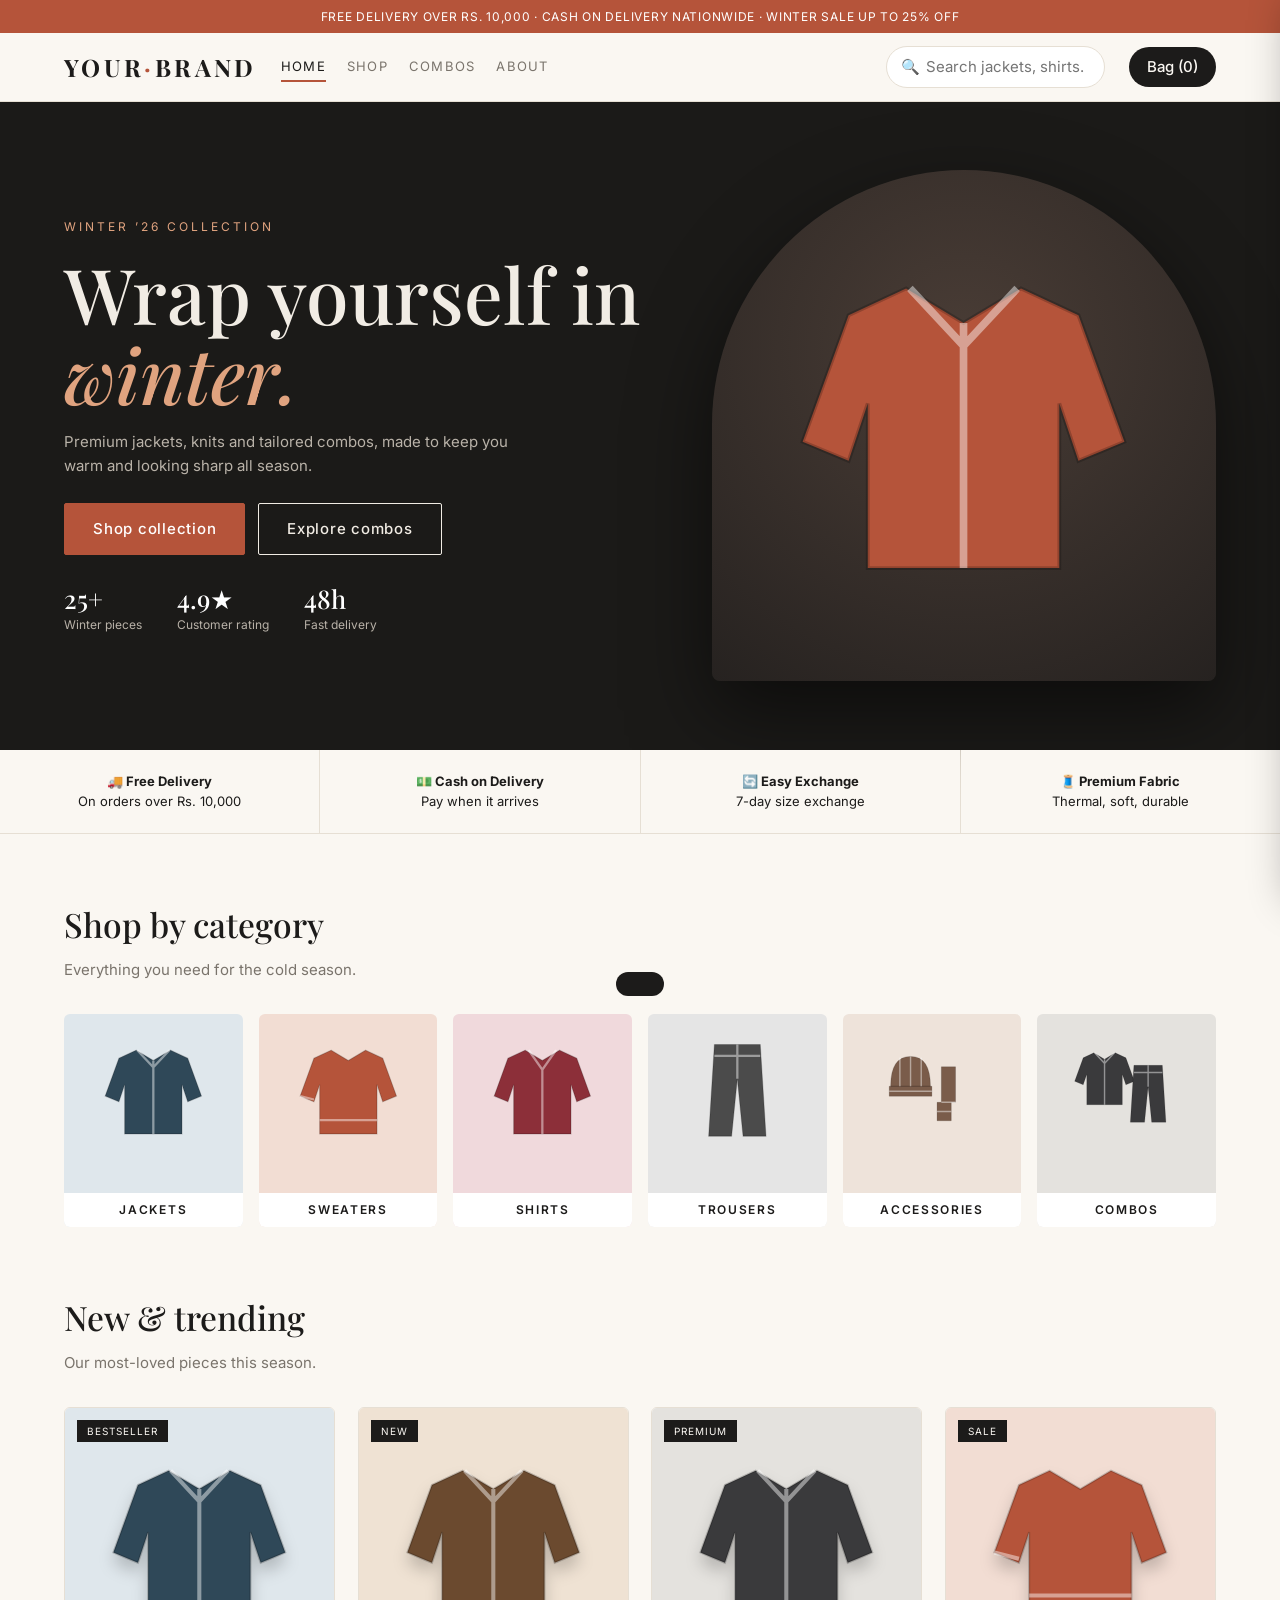
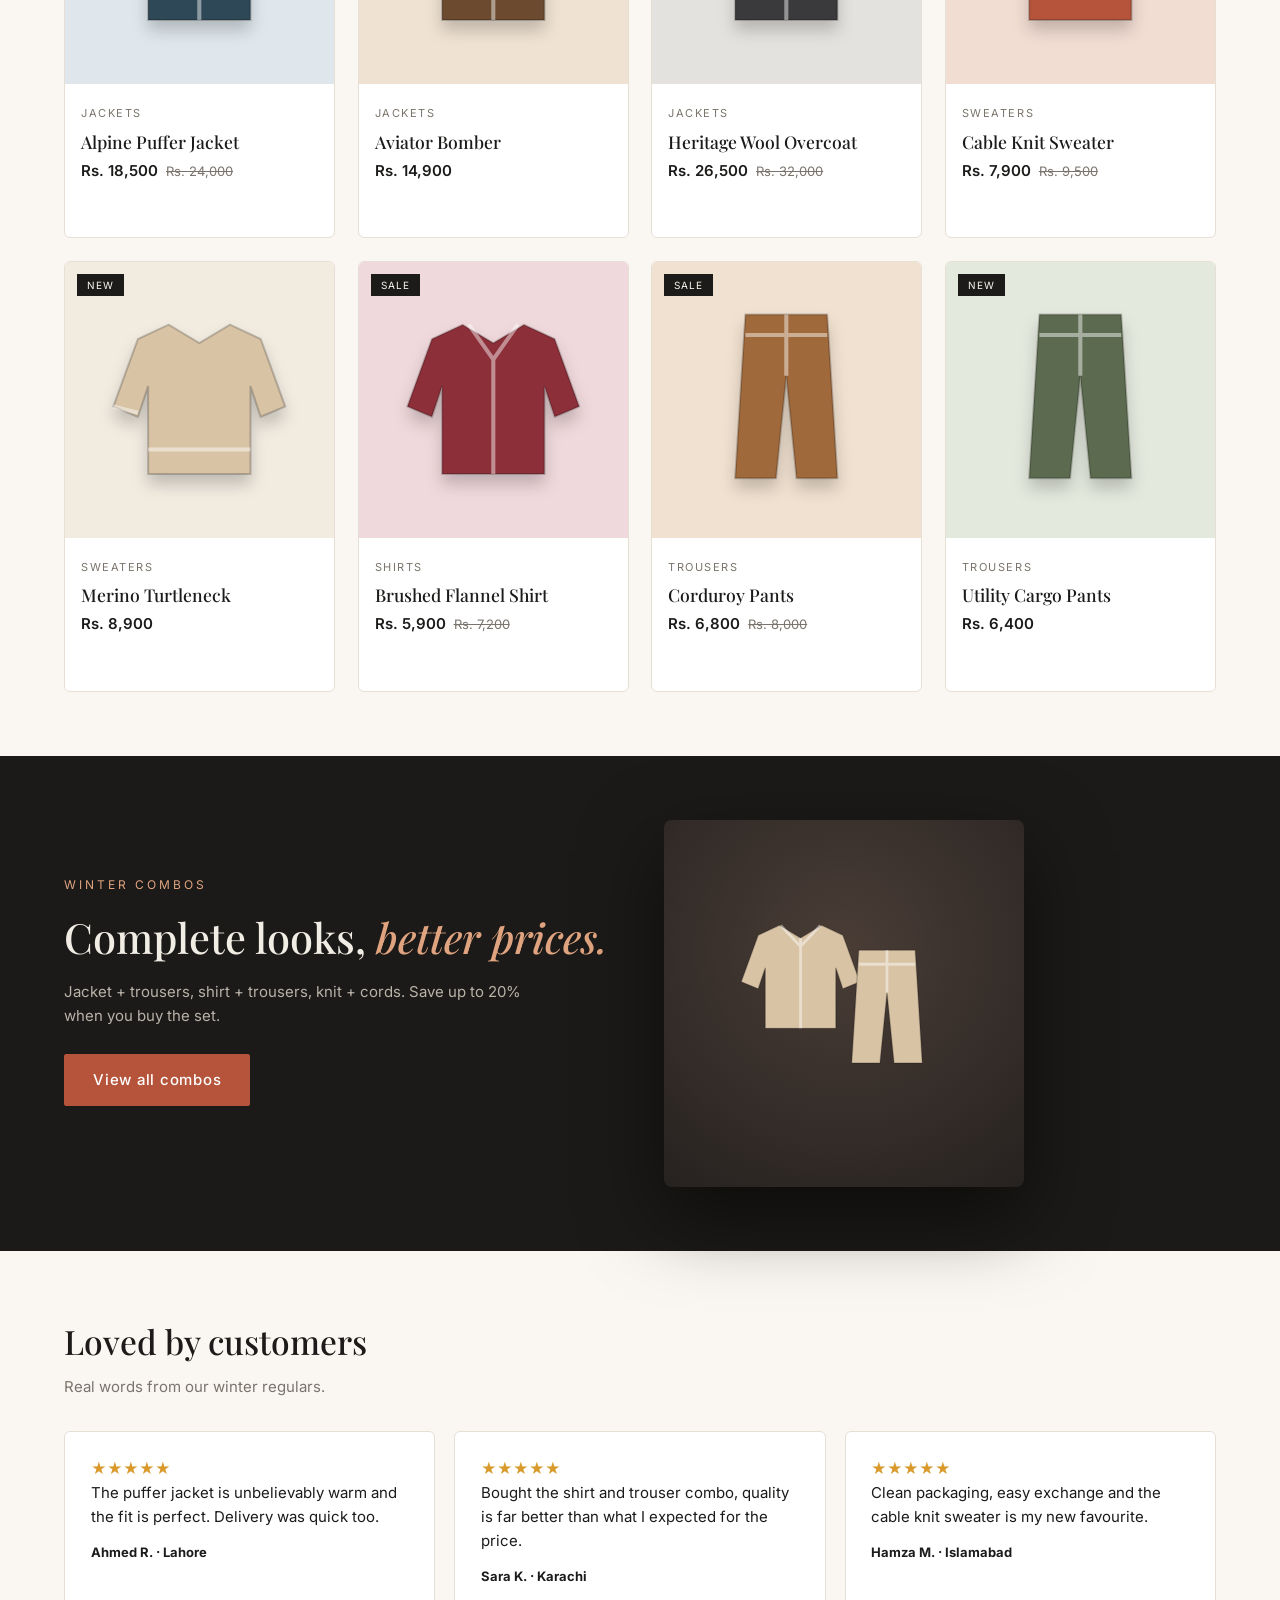
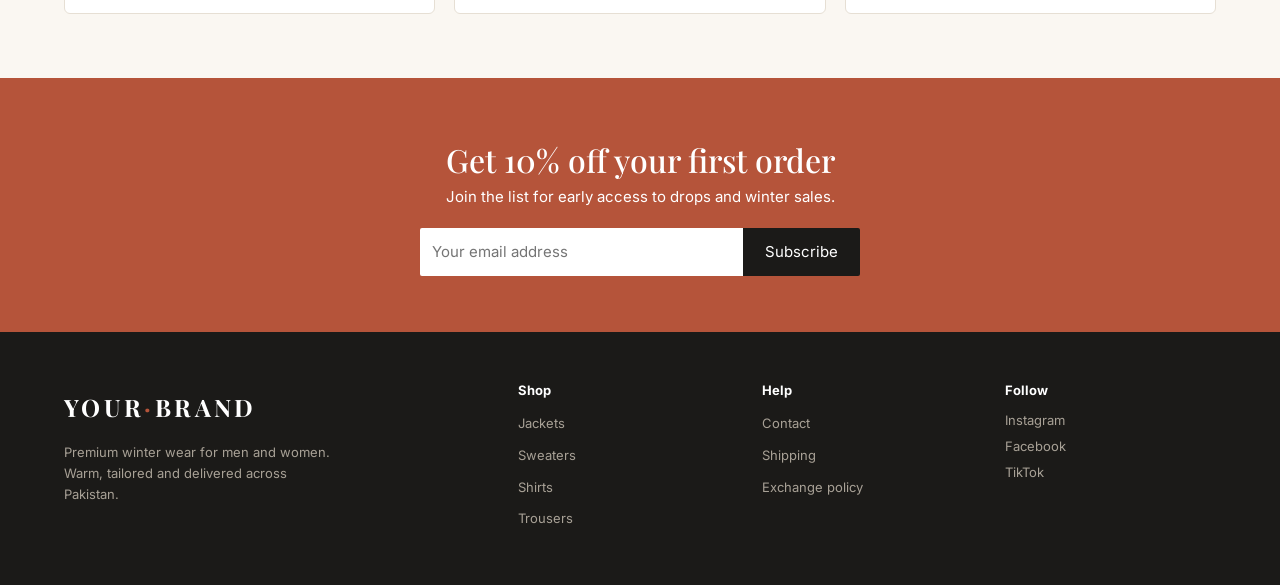
<file: index.html>
<!DOCTYPE html>
<html lang="en">

<head>
    <meta charset="utf-8">
    <title>Your Brand — Winter Collection</title>
    <meta name="viewport" content="width=device-width, initial-scale=1, viewport-fit=cover">
    <link
        href="https://fonts.googleapis.com/css2?family=Playfair+Display:wght@500;700&family=Inter:wght@400;500;600&display=swap"
        rel="stylesheet">
    <link rel="stylesheet" href="style.css">
</head>

<body data-page="home">
    <div class="an">FREE DELIVERY OVER RS. 10,000 · CASH ON DELIVERY NATIONWIDE · WINTER SALE UP TO 25% OFF</div>
    <header><a class="lg0" href="index.html">YOUR<span>·</span>BRAND</a>
        <nav><a href="index.html" class=on>Home</a><a href="shop.html">Shop</a><a href="combos.html">Combos</a><a
                href="about.html">About</a></nav>
        <form class="sb" action="shop.html">🔍<input id="q" name="q" placeholder="Search jackets, shirts…"
                oninput="srch(this.value)" autocomplete="off"></form>
        <button class="bag" onclick="dr(1)">Bag (<span id="cn">0</span>)</button>
    </header>
    <main id="app"></main>
    <footer>
        <div><a class="lg0" href="index.html" style="color:#fff">YOUR<span>·</span>BRAND</a>
            <p style="cursor:default;max-width:280px;margin-top:.8rem">Premium winter wear for men and women. Warm,
                tailored and delivered across Pakistan.</p>
        </div>
        <div>
            <h4>Shop</h4><a href="shop.html?cat=Jackets">Jackets</a><a href="shop.html?cat=Sweaters">Sweaters</a><a
                href="shop.html?cat=Shirts">Shirts</a><a href="shop.html?cat=Trousers">Trousers</a>
        </div>
        <div>
            <h4>Help</h4><a href="about.html">Contact</a><a href="about.html">Shipping</a><a href="about.html">Exchange
                policy</a>
        </div>
        <div>
            <h4>Follow</h4>
            <p>Instagram</p>
            <p>Facebook</p>
            <p>TikTok</p>
        </div>
    </footer>
    <div class="ov" id="ov" onclick="dr(0)"></div>
    <aside id="dr"></aside>
    <div id="t"></div>
    <script src="script.js"></script>
</body>

</html>
</file>
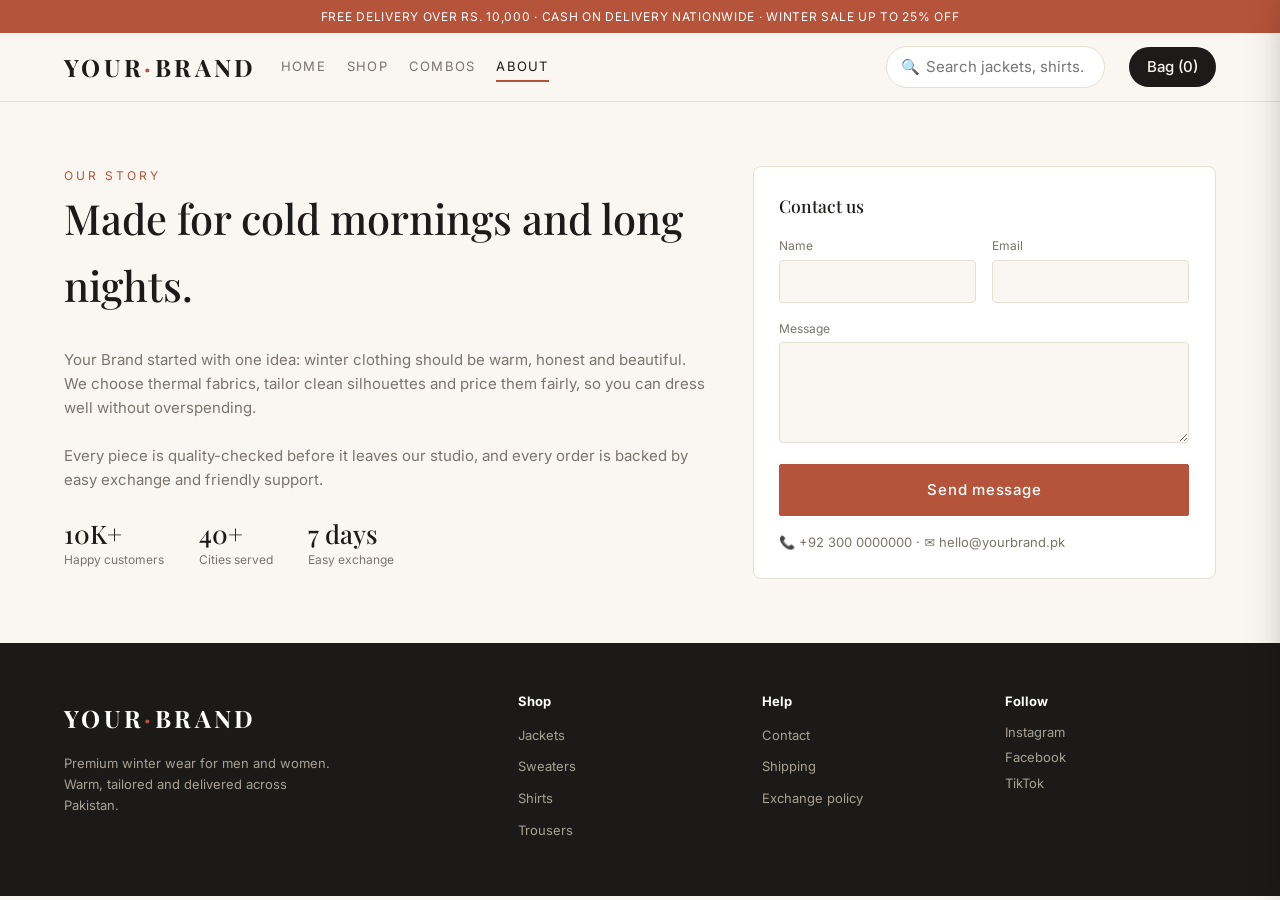
<file: about.html>
<!DOCTYPE html>
<html lang="en">
<head>
<meta charset="utf-8">
<title>About & Contact — Your Brand</title>
<meta name="viewport" content="width=device-width, initial-scale=1, viewport-fit=cover">
<link href="https://fonts.googleapis.com/css2?family=Playfair+Display:wght@500;700&family=Inter:wght@400;500;600&display=swap" rel="stylesheet">
<link rel="stylesheet" href="style.css">
</head>
<body data-page="about">
<div class="an">FREE DELIVERY OVER RS. 10,000 · CASH ON DELIVERY NATIONWIDE · WINTER SALE UP TO 25% OFF</div>
<header><a class="lg0" href="index.html">YOUR<span>·</span>BRAND</a>
<nav><a href="index.html">Home</a><a href="shop.html">Shop</a><a href="combos.html">Combos</a><a href="about.html" class=on>About</a></nav>
<form class="sb" action="shop.html">🔍<input id="q" name="q" placeholder="Search jackets, shirts…" oninput="srch(this.value)" autocomplete="off"></form>
<button class="bag" onclick="dr(1)">Bag (<span id="cn">0</span>)</button></header>
<main id="app"></main>
<footer><div><a class="lg0" href="index.html" style="color:#fff">YOUR<span>·</span>BRAND</a><p style="cursor:default;max-width:280px;margin-top:.8rem">Premium winter wear for men and women. Warm, tailored and delivered across Pakistan.</p></div><div><h4>Shop</h4><a href="shop.html?cat=Jackets">Jackets</a><a href="shop.html?cat=Sweaters">Sweaters</a><a href="shop.html?cat=Shirts">Shirts</a><a href="shop.html?cat=Trousers">Trousers</a></div><div><h4>Help</h4><a href="about.html">Contact</a><a href="about.html">Shipping</a><a href="about.html">Exchange policy</a></div><div><h4>Follow</h4><p>Instagram</p><p>Facebook</p><p>TikTok</p></div></footer>
<div class="ov" id="ov" onclick="dr(0)"></div><aside id="dr"></aside><div id="t"></div>
<script src="script.js"></script>
</body>
</html>
</file>
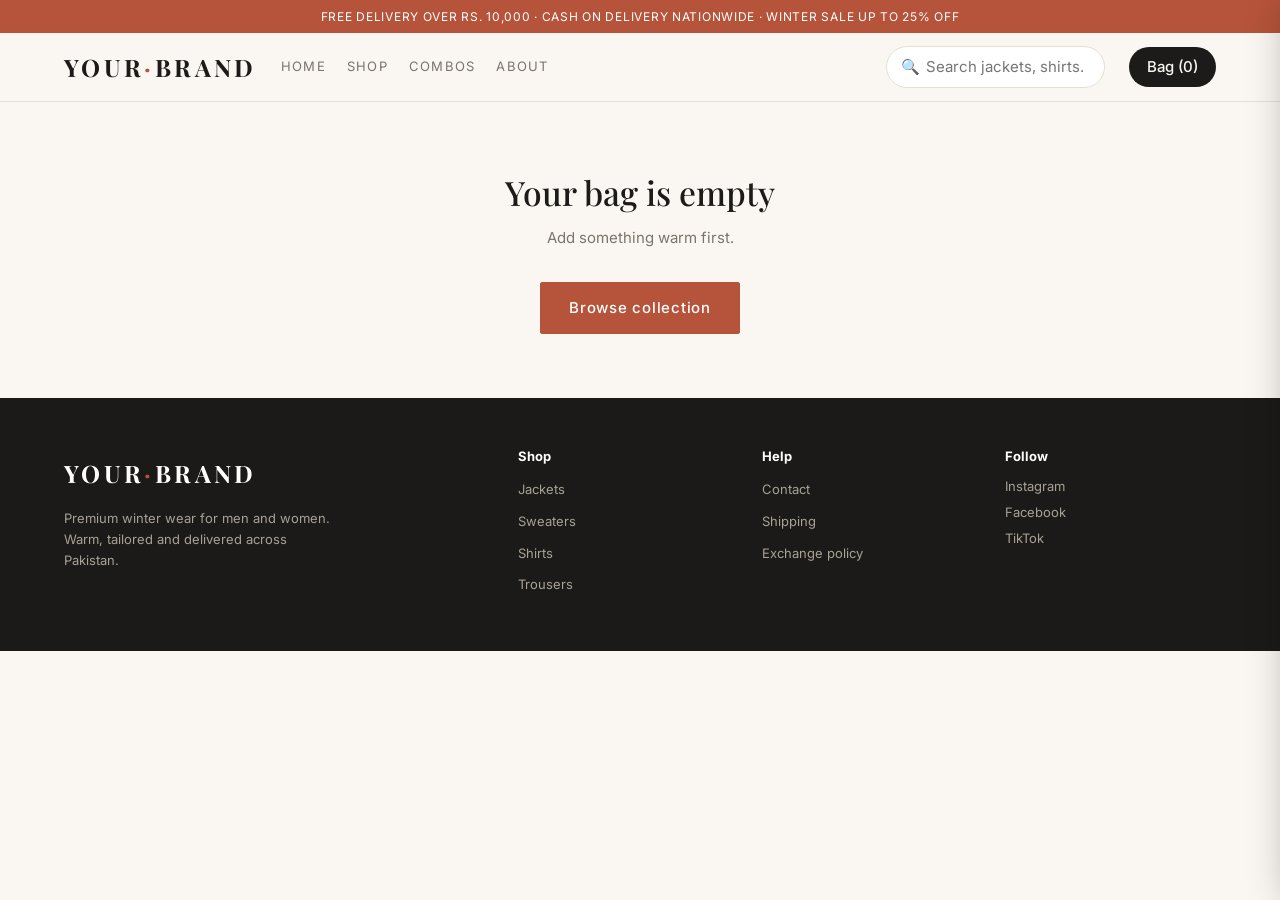
<file: checkout.html>
<!DOCTYPE html>
<html lang="en">
<head>
<meta charset="utf-8">
<title>Order & Checkout — Your Brand</title>
<meta name="viewport" content="width=device-width, initial-scale=1, viewport-fit=cover">
<link href="https://fonts.googleapis.com/css2?family=Playfair+Display:wght@500;700&family=Inter:wght@400;500;600&display=swap" rel="stylesheet">
<link rel="stylesheet" href="style.css">
</head>
<body data-page="checkout">
<div class="an">FREE DELIVERY OVER RS. 10,000 · CASH ON DELIVERY NATIONWIDE · WINTER SALE UP TO 25% OFF</div>
<header><a class="lg0" href="index.html">YOUR<span>·</span>BRAND</a>
<nav><a href="index.html">Home</a><a href="shop.html">Shop</a><a href="combos.html">Combos</a><a href="about.html">About</a></nav>
<form class="sb" action="shop.html">🔍<input id="q" name="q" placeholder="Search jackets, shirts…" oninput="srch(this.value)" autocomplete="off"></form>
<button class="bag" onclick="dr(1)">Bag (<span id="cn">0</span>)</button></header>
<main id="app"></main>
<footer><div><a class="lg0" href="index.html" style="color:#fff">YOUR<span>·</span>BRAND</a><p style="cursor:default;max-width:280px;margin-top:.8rem">Premium winter wear for men and women. Warm, tailored and delivered across Pakistan.</p></div><div><h4>Shop</h4><a href="shop.html?cat=Jackets">Jackets</a><a href="shop.html?cat=Sweaters">Sweaters</a><a href="shop.html?cat=Shirts">Shirts</a><a href="shop.html?cat=Trousers">Trousers</a></div><div><h4>Help</h4><a href="about.html">Contact</a><a href="about.html">Shipping</a><a href="about.html">Exchange policy</a></div><div><h4>Follow</h4><p>Instagram</p><p>Facebook</p><p>TikTok</p></div></footer>
<div class="ov" id="ov" onclick="dr(0)"></div><aside id="dr"></aside><div id="t"></div>
<script src="script.js"></script>
</body>
</html>
</file>
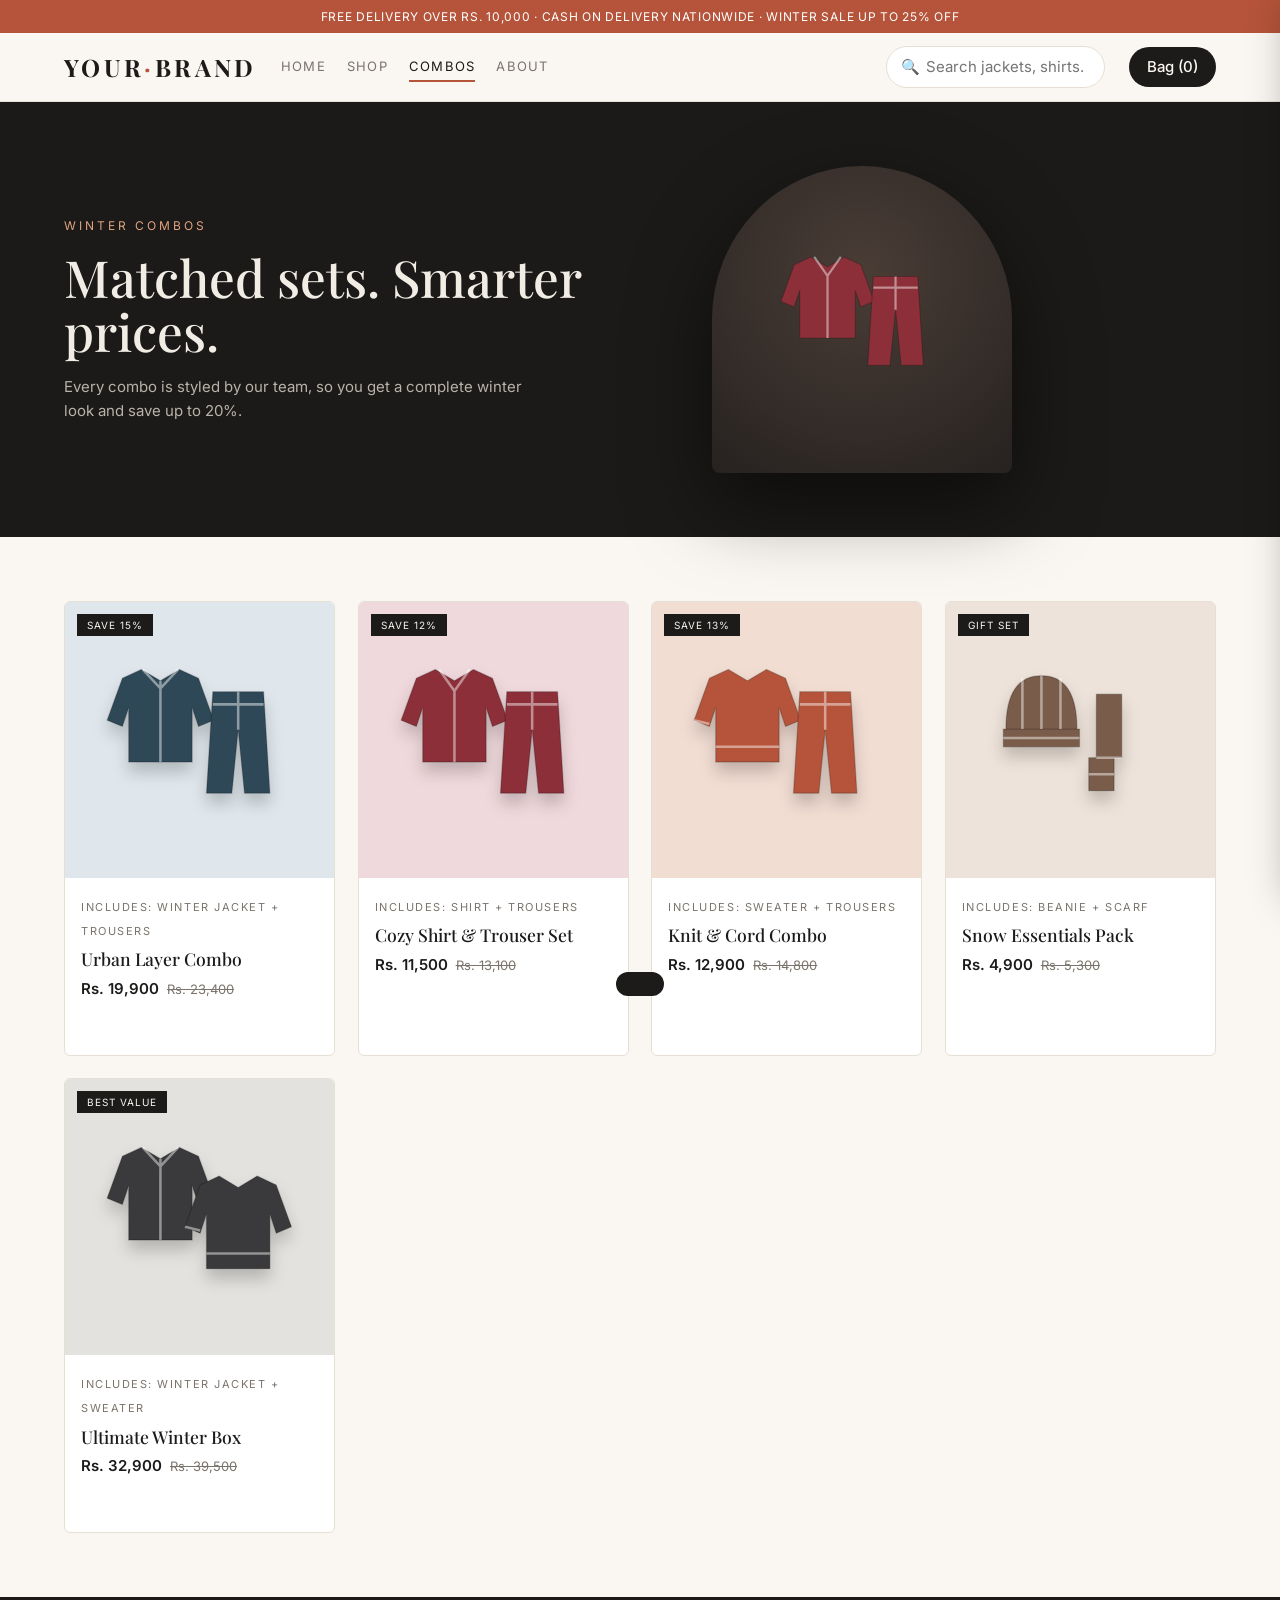
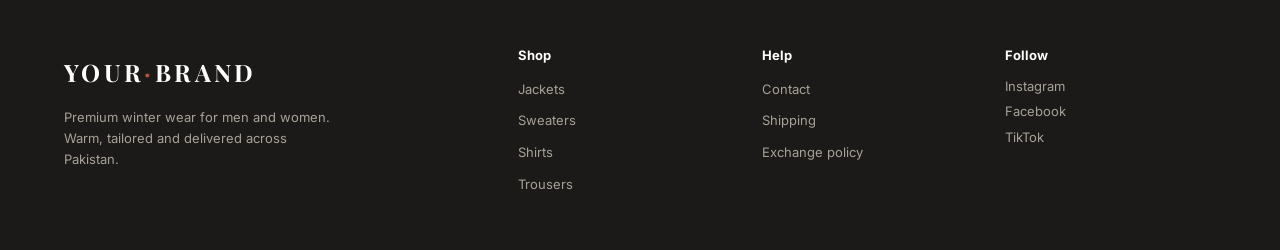
<file: combos.html>
<!DOCTYPE html>
<html lang="en">
<head>
<meta charset="utf-8">
<title>Winter Combos — Your Brand</title>
<meta name="viewport" content="width=device-width, initial-scale=1, viewport-fit=cover">
<link href="https://fonts.googleapis.com/css2?family=Playfair+Display:wght@500;700&family=Inter:wght@400;500;600&display=swap" rel="stylesheet">
<link rel="stylesheet" href="style.css">
</head>
<body data-page="combos">
<div class="an">FREE DELIVERY OVER RS. 10,000 · CASH ON DELIVERY NATIONWIDE · WINTER SALE UP TO 25% OFF</div>
<header><a class="lg0" href="index.html">YOUR<span>·</span>BRAND</a>
<nav><a href="index.html">Home</a><a href="shop.html">Shop</a><a href="combos.html" class=on>Combos</a><a href="about.html">About</a></nav>
<form class="sb" action="shop.html">🔍<input id="q" name="q" placeholder="Search jackets, shirts…" oninput="srch(this.value)" autocomplete="off"></form>
<button class="bag" onclick="dr(1)">Bag (<span id="cn">0</span>)</button></header>
<main id="app"></main>
<footer><div><a class="lg0" href="index.html" style="color:#fff">YOUR<span>·</span>BRAND</a><p style="cursor:default;max-width:280px;margin-top:.8rem">Premium winter wear for men and women. Warm, tailored and delivered across Pakistan.</p></div><div><h4>Shop</h4><a href="shop.html?cat=Jackets">Jackets</a><a href="shop.html?cat=Sweaters">Sweaters</a><a href="shop.html?cat=Shirts">Shirts</a><a href="shop.html?cat=Trousers">Trousers</a></div><div><h4>Help</h4><a href="about.html">Contact</a><a href="about.html">Shipping</a><a href="about.html">Exchange policy</a></div><div><h4>Follow</h4><p>Instagram</p><p>Facebook</p><p>TikTok</p></div></footer>
<div class="ov" id="ov" onclick="dr(0)"></div><aside id="dr"></aside><div id="t"></div>
<script src="script.js"></script>
</body>
</html>
</file>
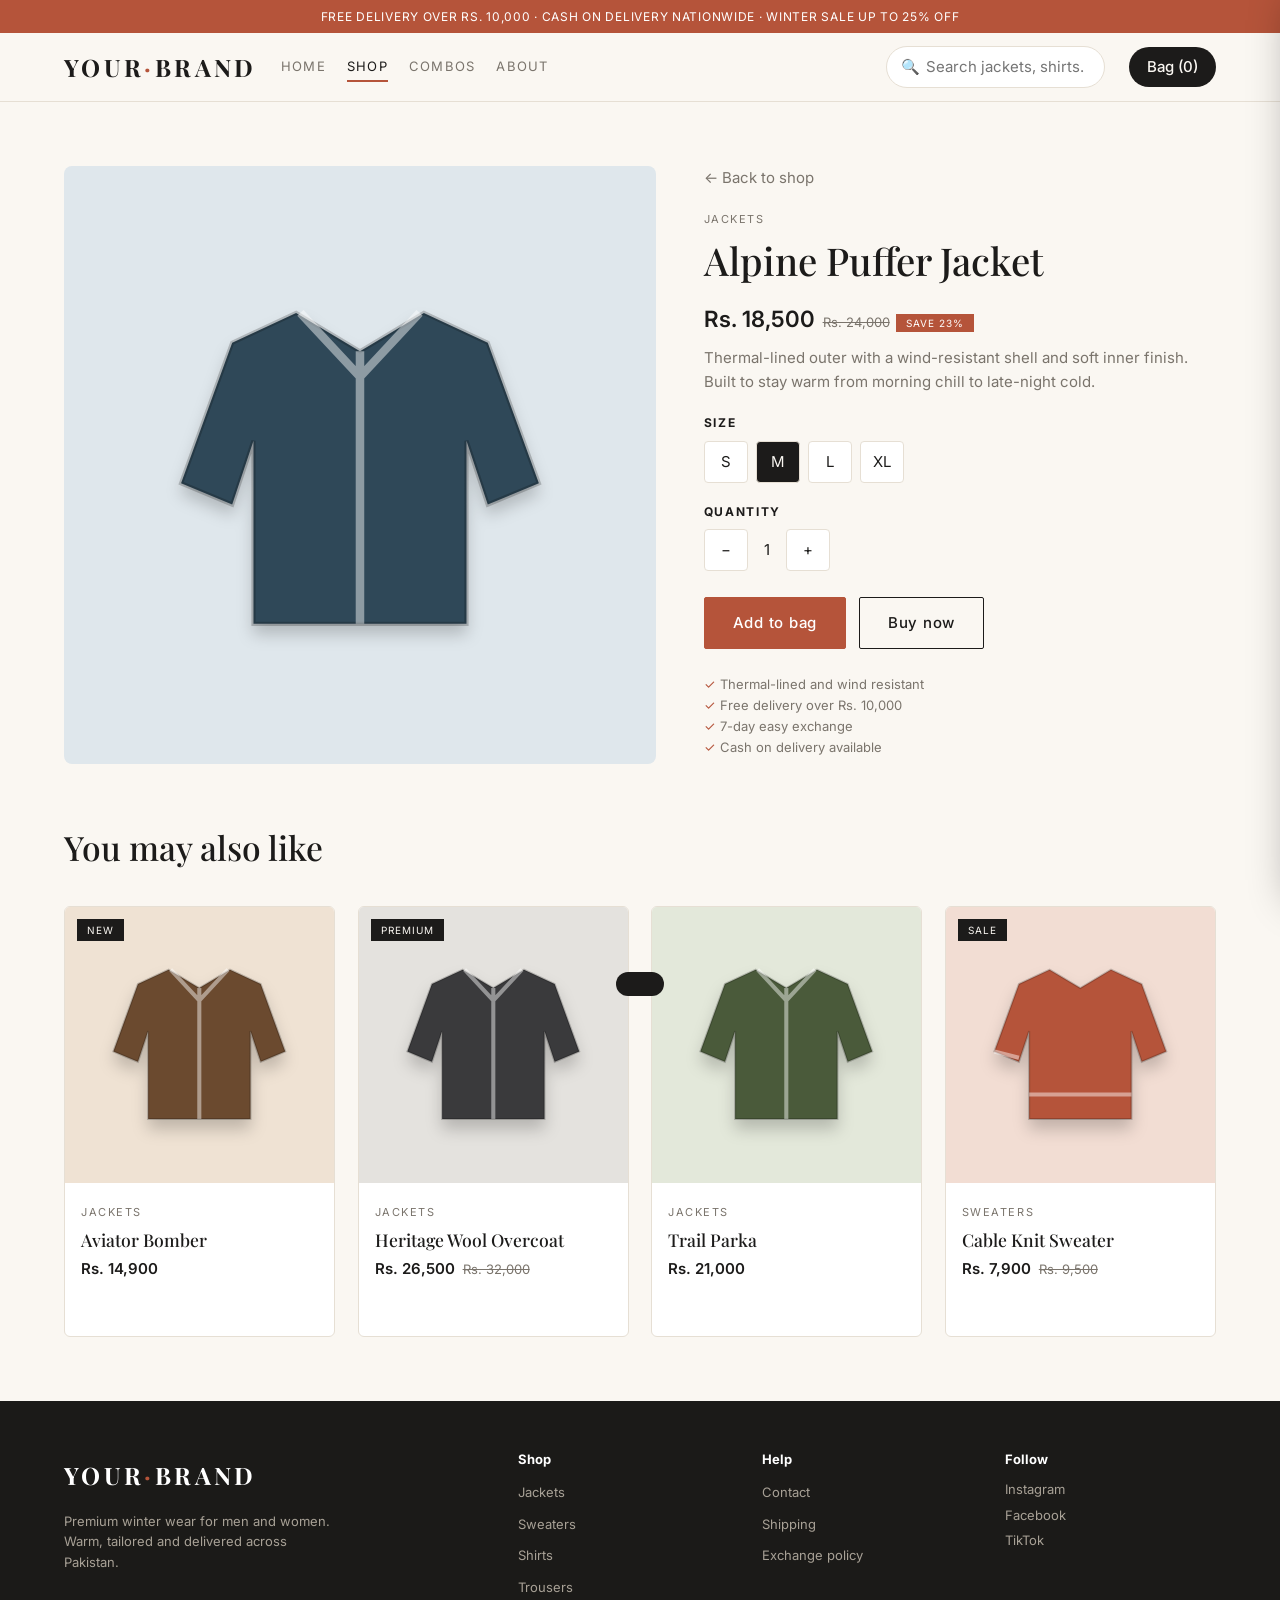
<file: product.html>
<!DOCTYPE html>
<html lang="en">
<head>
<meta charset="utf-8">
<title>Product — Your Brand</title>
<meta name="viewport" content="width=device-width, initial-scale=1, viewport-fit=cover">
<link href="https://fonts.googleapis.com/css2?family=Playfair+Display:wght@500;700&family=Inter:wght@400;500;600&display=swap" rel="stylesheet">
<link rel="stylesheet" href="style.css">
</head>
<body data-page="product">
<div class="an">FREE DELIVERY OVER RS. 10,000 · CASH ON DELIVERY NATIONWIDE · WINTER SALE UP TO 25% OFF</div>
<header><a class="lg0" href="index.html">YOUR<span>·</span>BRAND</a>
<nav><a href="index.html">Home</a><a href="shop.html" class=on>Shop</a><a href="combos.html">Combos</a><a href="about.html">About</a></nav>
<form class="sb" action="shop.html">🔍<input id="q" name="q" placeholder="Search jackets, shirts…" oninput="srch(this.value)" autocomplete="off"></form>
<button class="bag" onclick="dr(1)">Bag (<span id="cn">0</span>)</button></header>
<main id="app"></main>
<footer><div><a class="lg0" href="index.html" style="color:#fff">YOUR<span>·</span>BRAND</a><p style="cursor:default;max-width:280px;margin-top:.8rem">Premium winter wear for men and women. Warm, tailored and delivered across Pakistan.</p></div><div><h4>Shop</h4><a href="shop.html?cat=Jackets">Jackets</a><a href="shop.html?cat=Sweaters">Sweaters</a><a href="shop.html?cat=Shirts">Shirts</a><a href="shop.html?cat=Trousers">Trousers</a></div><div><h4>Help</h4><a href="about.html">Contact</a><a href="about.html">Shipping</a><a href="about.html">Exchange policy</a></div><div><h4>Follow</h4><p>Instagram</p><p>Facebook</p><p>TikTok</p></div></footer>
<div class="ov" id="ov" onclick="dr(0)"></div><aside id="dr"></aside><div id="t"></div>
<script src="script.js"></script>
</body>
</html>
</file>
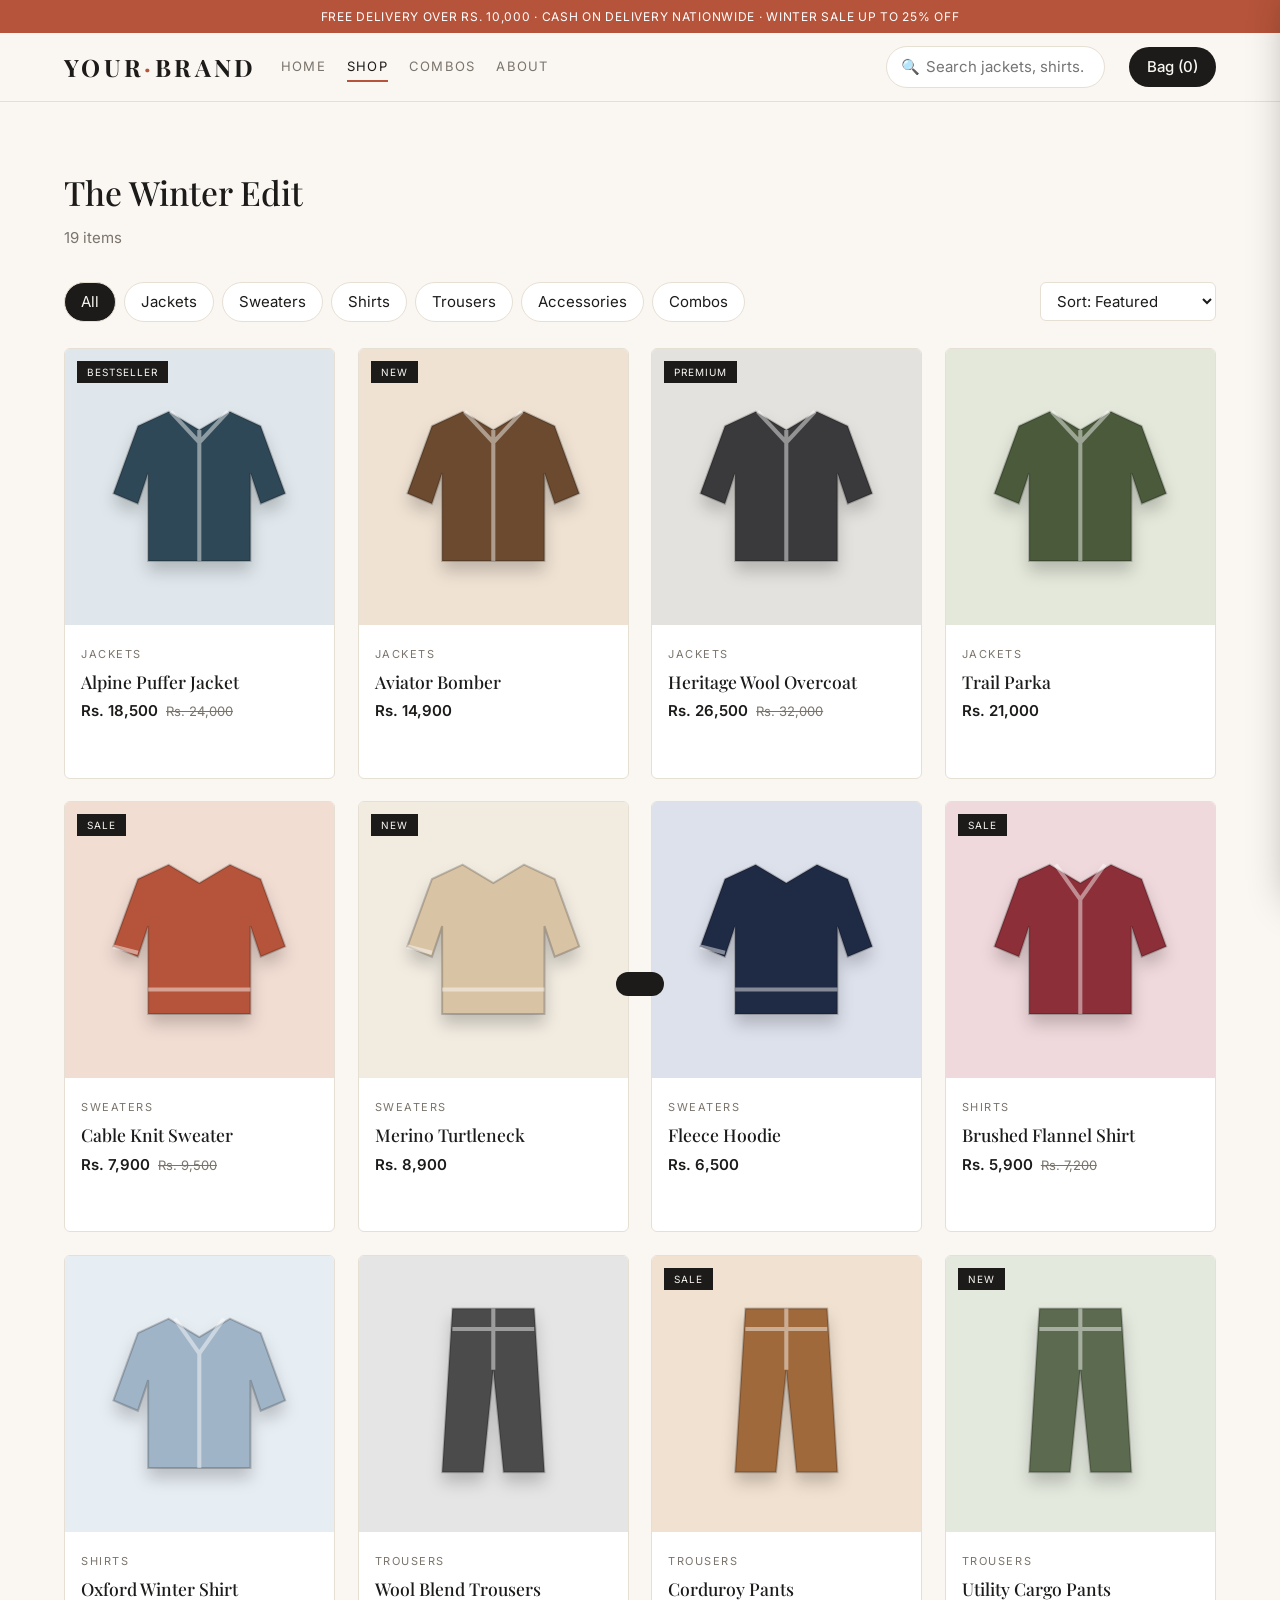
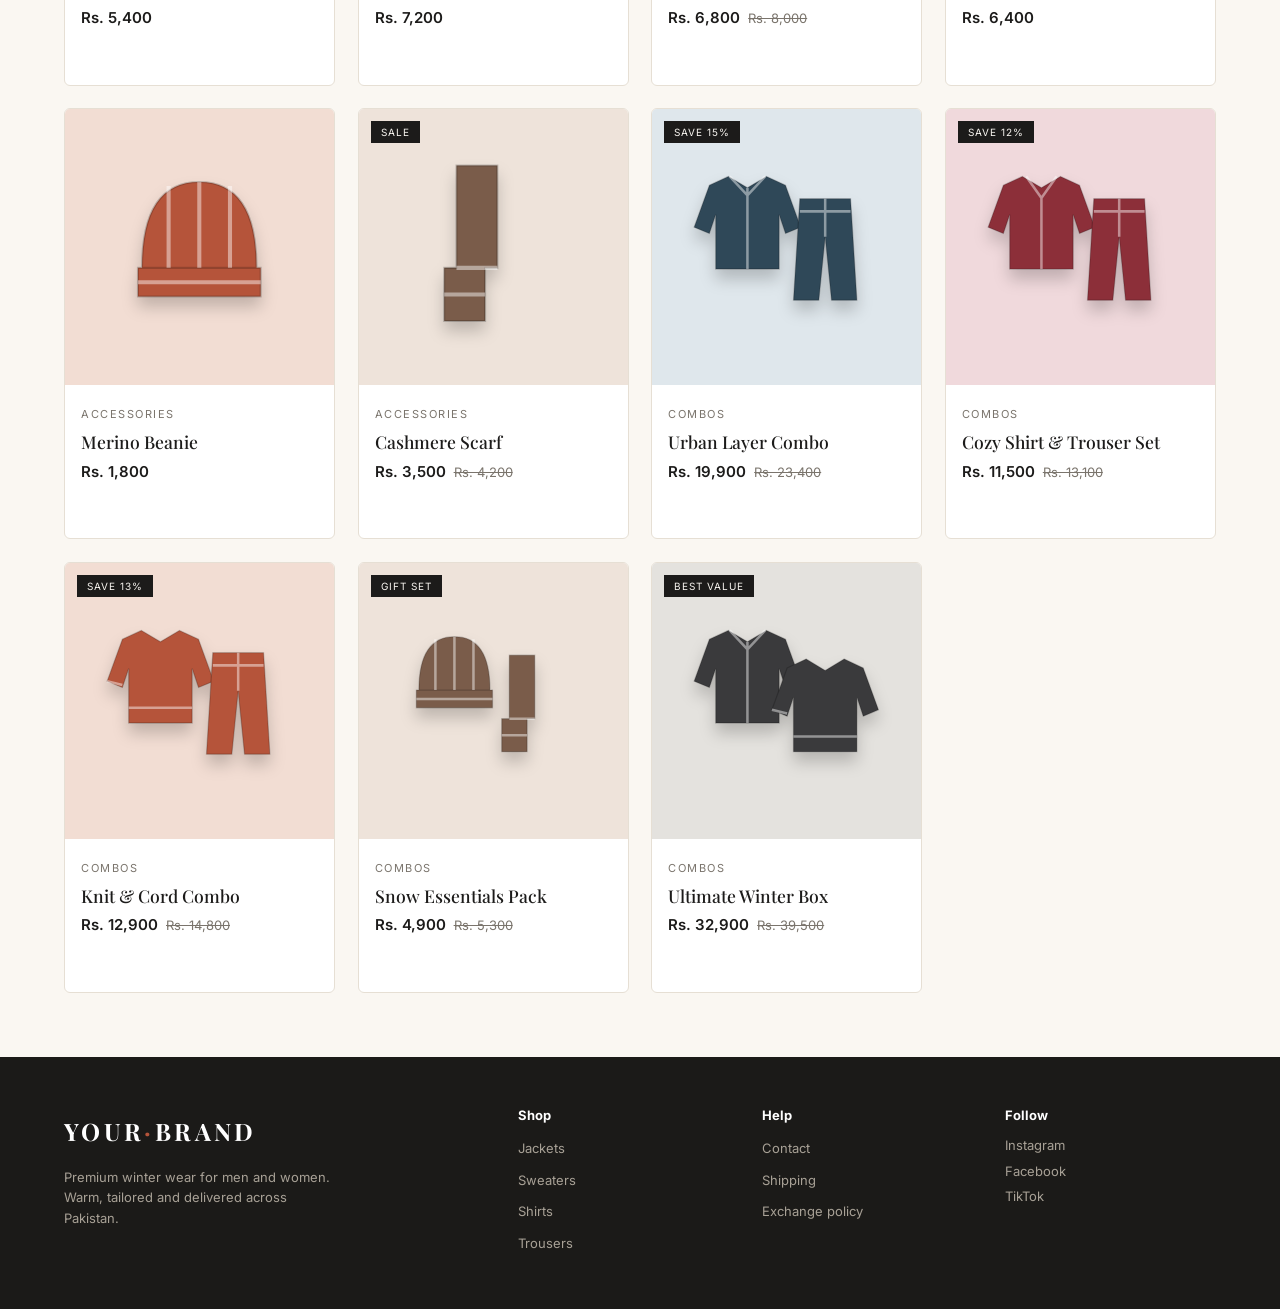
<file: shop.html>
<!DOCTYPE html>
<html lang="en">

<head>
    <meta charset="utf-8">
    <title>Shop — Your Brand</title>
    <meta name="viewport" content="width=device-width, initial-scale=1, viewport-fit=cover">
    <link
        href="https://fonts.googleapis.com/css2?family=Playfair+Display:wght@500;700&family=Inter:wght@400;500;600&display=swap"
        rel="stylesheet">
    <link rel="stylesheet" href="style.css">
</head>

<body data-page="shop">
    <div class="an">FREE DELIVERY OVER RS. 10,000 · CASH ON DELIVERY NATIONWIDE · WINTER SALE UP TO 25% OFF</div>
    <header><a class="lg0" href="index.html">YOUR<span>·</span>BRAND</a>
        <nav><a href="index.html">Home</a><a href="shop.html" class=on>Shop</a><a href="combos.html">Combos</a><a
                href="about.html">About</a></nav>
        <form class="sb" action="shop.html">🔍<input id="q" name="q" placeholder="Search jackets, shirts…"
                oninput="srch(this.value)" autocomplete="off"></form>
        <button class="bag" onclick="dr(1)">Bag (<span id="cn">0</span>)</button>
    </header>
    <main id="app"></main>
    <footer>
        <div><a class="lg0" href="index.html" style="color:#fff">YOUR<span>·</span>BRAND</a>
            <p style="cursor:default;max-width:280px;margin-top:.8rem">Premium winter wear for men and women. Warm,
                tailored and delivered across Pakistan.</p>
        </div>
        <div>
            <h4>Shop</h4><a href="shop.html?cat=Jackets">Jackets</a><a href="shop.html?cat=Sweaters">Sweaters</a><a
                href="shop.html?cat=Shirts">Shirts</a><a href="shop.html?cat=Trousers">Trousers</a>
        </div>
        <div>
            <h4>Help</h4><a href="about.html">Contact</a><a href="about.html">Shipping</a><a href="about.html">Exchange
                policy</a>
        </div>
        <div>
            <h4>Follow</h4>
            <p>Instagram</p>
            <p>Facebook</p>
            <p>TikTok</p>
        </div>
    </footer>
    <div class="ov" id="ov" onclick="dr(0)"></div>
    <aside id="dr"></aside>
    <div id="t"></div>
    <script src="script.js"></script>
</body>

</html>
</file>
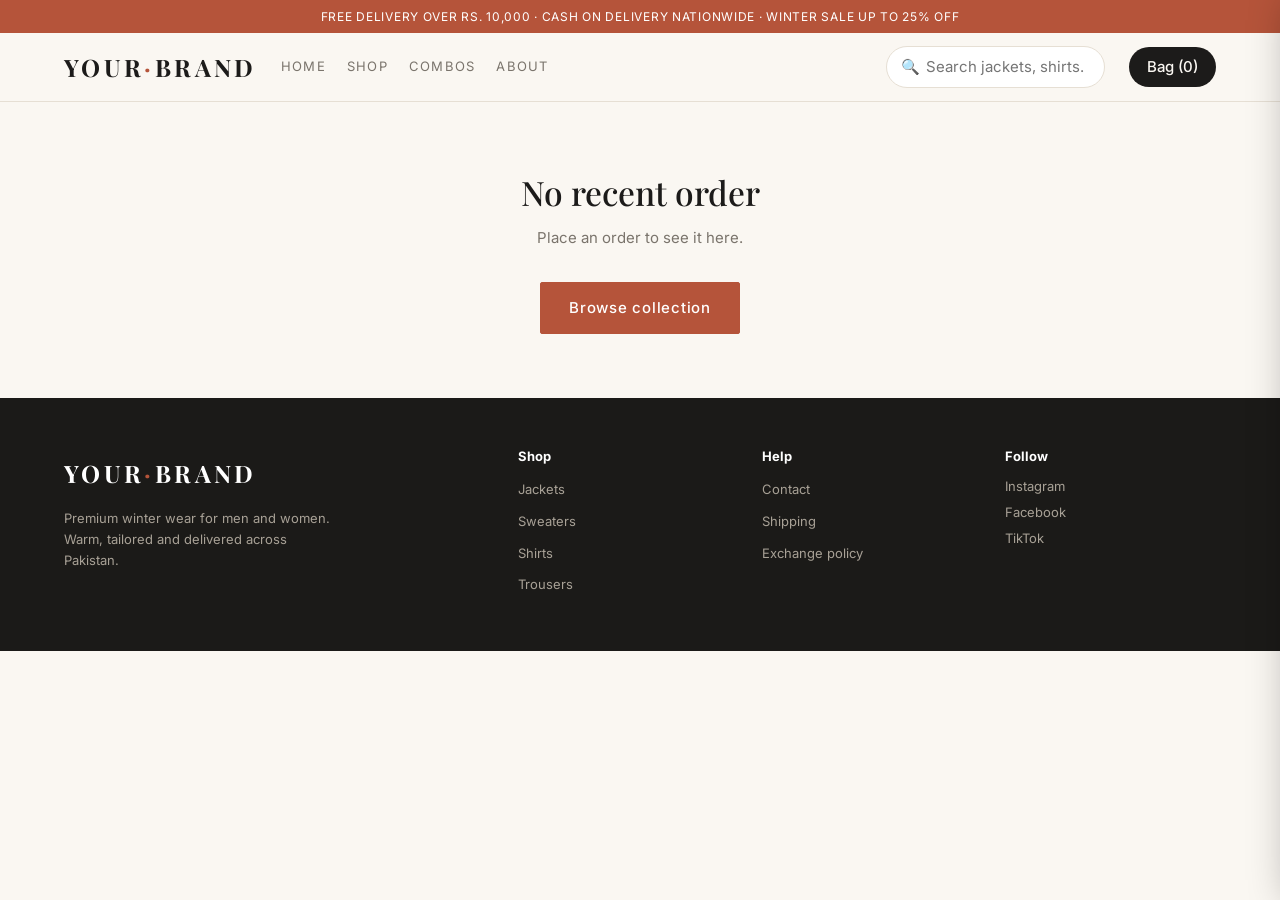
<file: success.html>
<!DOCTYPE html>
<html lang="en">
<head>
<meta charset="utf-8">
<title>Order Confirmed — Your Brand</title>
<meta name="viewport" content="width=device-width, initial-scale=1, viewport-fit=cover">
<link href="https://fonts.googleapis.com/css2?family=Playfair+Display:wght@500;700&family=Inter:wght@400;500;600&display=swap" rel="stylesheet">
<link rel="stylesheet" href="style.css">
</head>
<body data-page="success">
<div class="an">FREE DELIVERY OVER RS. 10,000 · CASH ON DELIVERY NATIONWIDE · WINTER SALE UP TO 25% OFF</div>
<header><a class="lg0" href="index.html">YOUR<span>·</span>BRAND</a>
<nav><a href="index.html">Home</a><a href="shop.html">Shop</a><a href="combos.html">Combos</a><a href="about.html">About</a></nav>
<form class="sb" action="shop.html">🔍<input id="q" name="q" placeholder="Search jackets, shirts…" oninput="srch(this.value)" autocomplete="off"></form>
<button class="bag" onclick="dr(1)">Bag (<span id="cn">0</span>)</button></header>
<main id="app"></main>
<footer><div><a class="lg0" href="index.html" style="color:#fff">YOUR<span>·</span>BRAND</a><p style="cursor:default;max-width:280px;margin-top:.8rem">Premium winter wear for men and women. Warm, tailored and delivered across Pakistan.</p></div><div><h4>Shop</h4><a href="shop.html?cat=Jackets">Jackets</a><a href="shop.html?cat=Sweaters">Sweaters</a><a href="shop.html?cat=Shirts">Shirts</a><a href="shop.html?cat=Trousers">Trousers</a></div><div><h4>Help</h4><a href="about.html">Contact</a><a href="about.html">Shipping</a><a href="about.html">Exchange policy</a></div><div><h4>Follow</h4><p>Instagram</p><p>Facebook</p><p>TikTok</p></div></footer>
<div class="ov" id="ov" onclick="dr(0)"></div><aside id="dr"></aside><div id="t"></div>
<script src="script.js"></script>
</body>
</html>
</file>
<file: style.css>
:root{--bg:#faf7f2;--fg:#1c1b1a;--mu:#7a746c;--cd:#fff;--ln:#e6dfd4;--ac:#b5543a;--dk:#1b1a18;box-sizing:border-box;padding-top:env(safe-area-inset-top,0px);padding-bottom:env(safe-area-inset-bottom,0px)}
@media(prefers-color-scheme:dark){:root:not([data-theme=light]){--bg:#131211;--fg:#f1ece4;--mu:#9d968c;--cd:#1c1b19;--ln:#2e2c29;--dk:#0b0b0a;color-scheme:dark}}
:root[data-theme=dark]{--bg:#131211;--fg:#f1ece4;--mu:#9d968c;--cd:#1c1b19;--ln:#2e2c29;--dk:#0b0b0a;color-scheme:dark}
html{scroll-padding-top:env(safe-area-inset-top,0px)}
*{box-sizing:border-box;margin:0}body{background:var(--bg);color:var(--fg);font:15px/1.6 Inter,system-ui,sans-serif}
body::before{content:"";position:fixed;inset:0 0 auto;height:env(safe-area-inset-top,0px);background:var(--bg);z-index:60}
h1,h2,h3,.lg0{font-family:'Playfair Display',Georgia,serif;font-weight:500}
button,input,select,textarea{font:inherit;color:inherit}button{cursor:pointer}
.an{background:var(--ac);color:#fff;text-align:center;font-size:12px;padding:7px;letter-spacing:.06em}
header{position:sticky;top:env(safe-area-inset-top,0px);z-index:50;background:var(--bg);border-bottom:1px solid var(--ln);display:flex;align-items:center;gap:1.5rem;padding:.8rem 5vw;flex-wrap:wrap}
.lg0{font-size:1.5rem;letter-spacing:.14em;cursor:pointer;font-weight:700}.lg0 span{color:var(--ac)}
nav{display:flex;gap:1.3rem;flex:1}nav a{cursor:pointer;font-size:13px;text-transform:uppercase;letter-spacing:.1em;color:var(--mu);padding:4px 0;border-bottom:2px solid transparent}nav a.on,nav a:hover{color:var(--fg);border-color:var(--ac)}
.sb{display:flex;align-items:center;border:1px solid var(--ln);border-radius:30px;padding:0 14px;background:var(--cd)}.sb input{border:0;background:0;outline:0;padding:8px 6px;width:170px}
.bag{background:var(--fg);color:var(--bg);border:0;border-radius:30px;padding:8px 18px;font-weight:500}
.hero{background:var(--dk);color:#f1ece4;display:grid;grid-template-columns:1.1fr .9fr;gap:2rem;padding:4rem 5vw;align-items:center;min-height:72vh}
.eb{color:#e0a37f;text-transform:uppercase;letter-spacing:.25em;font-size:12px}.hero h1{font-size:clamp(2.6rem,6vw,5rem);line-height:1.05;margin:1rem 0}.hero em{color:#e0a37f}.lead{color:#b9b2a8;max-width:460px}
.bt{display:flex;gap:.8rem;margin:1.6rem 0;flex-wrap:wrap}.b1,.b2{padding:13px 28px;border-radius:2px;border:1px solid var(--ac);font-weight:500;letter-spacing:.05em}.b1{background:var(--ac);color:#fff}.b2{background:0;border-color:currentColor}.b1:hover{filter:brightness(1.1)}
.st{display:flex;gap:2.2rem;color:#b9b2a8;font-size:12px}.st b{display:block;color:#fff;font:500 1.6rem 'Playfair Display',serif}
.ha{aspect-ratio:1;border-radius:50% 50% 8px 8px;background:radial-gradient(circle at 50% 35%,#4a3d36,#262220);padding:12%;box-shadow:0 30px 80px #0008}
.fs{display:grid;grid-template-columns:repeat(auto-fit,minmax(200px,1fr));gap:1px;background:var(--ln);border-bottom:1px solid var(--ln)}.fs div{background:var(--bg);padding:1.3rem;text-align:center;font-size:13px}.fs b{display:block}
.sec{padding:4rem 5vw}.sec h2{font-size:2.1rem;margin-bottom:.4rem}.sub{color:var(--mu);margin-bottom:2rem}
.cats{display:grid;grid-template-columns:repeat(auto-fit,minmax(170px,1fr));gap:1rem}.ct{cursor:pointer;border-radius:6px;overflow:hidden;text-align:center;transition:.3s}.ct:hover{transform:translateY(-6px)}.ct div{padding:1.2rem 2rem 0;aspect-ratio:1}.ct p{padding:.6rem;font:600 12px Inter;letter-spacing:.14em;text-transform:uppercase;background:var(--cd)}
.grid{display:grid;grid-template-columns:repeat(auto-fill,minmax(235px,1fr));gap:1.4rem}
.card{background:var(--cd);border:1px solid var(--ln);border-radius:6px;overflow:hidden;cursor:pointer;position:relative;transition:.3s}.card:hover{box-shadow:0 14px 34px #0002;transform:translateY(-4px)}
.im{aspect-ratio:1;padding:12%;position:relative}.im svg{width:100%;height:100%;filter:drop-shadow(0 10px 8px #0003)}.big{border-radius:8px;padding:14%}
.tg{position:absolute;top:12px;left:12px;background:var(--fg);color:var(--bg);font-size:10px;padding:3px 10px;letter-spacing:.1em;text-transform:uppercase;z-index:2}.tg.s{position:static;background:var(--ac);color:#fff;margin-left:6px}
.ci{padding:1rem 1rem 3.4rem}.ci small,.pd small{color:var(--mu);text-transform:uppercase;letter-spacing:.14em;font-size:11px}.ci h3{font-size:1.1rem;margin:.2rem 0}.pr b{font-weight:600}.pr s{color:var(--mu);margin-left:8px;font-size:13px}
.qa{position:absolute;left:0;right:0;bottom:0;background:var(--fg);color:var(--bg);border:0;padding:12px;transform:translateY(100%);transition:.25s}.card:hover .qa{transform:none}
.dk{background:var(--dk);color:#f1ece4;display:grid;grid-template-columns:1fr 1fr;gap:3rem;align-items:center}.dk .ha{max-width:360px;border-radius:8px}
.tm{display:grid;grid-template-columns:repeat(auto-fit,minmax(250px,1fr));gap:1.2rem}.tm div{background:var(--cd);border:1px solid var(--ln);padding:1.6rem;border-radius:6px}.tm i{color:#d99a2b;font-style:normal}.tm b{display:block;margin-top:.8rem;font-size:13px}
.nl{background:var(--ac);color:#fff;text-align:center;padding:3.5rem 5vw}.nl form{display:flex;max-width:440px;margin:1.2rem auto 0}.nl input{flex:1;padding:12px;border:0;color:#222;border-radius:2px 0 0 2px}.nl button{background:var(--dk);color:#fff;border:0;padding:0 22px;border-radius:0 2px 2px 0}
footer{background:var(--dk);color:#a8a196;padding:3rem 5vw;display:grid;grid-template-columns:2fr 1fr 1fr 1fr;gap:2rem;font-size:13px}footer h4{color:#fff;margin-bottom:.6rem}footer p{margin:.3rem 0;cursor:pointer}
.chips{display:flex;gap:.5rem;flex-wrap:wrap;margin-bottom:1.6rem;align-items:center}.chips button{border:1px solid var(--ln);background:var(--cd);padding:7px 16px;border-radius:30px}.chips button.on{background:var(--fg);color:var(--bg)}.chips select{margin-left:auto;border:1px solid var(--ln);background:var(--cd);padding:8px 12px;border-radius:6px}
.pd{display:grid;grid-template-columns:1fr 1fr;gap:3rem}.pd h1{font-size:2.4rem}.pd h4{margin:1.2rem 0 .5rem;font-size:12px;text-transform:uppercase;letter-spacing:.14em}.lg{font-size:1.4rem;margin:.6rem 0}.mu{color:var(--mu)}.bk{cursor:pointer;color:var(--mu);display:block;margin-bottom:1rem}
.sz{display:flex;gap:.5rem}.sz button,.qt button{min-width:44px;height:42px;border:1px solid var(--ln);background:var(--cd);border-radius:4px;padding:0 12px}.sz .on{background:var(--fg);color:var(--bg)}.qt{display:flex;align-items:center;gap:1rem}.ft{margin-top:1.4rem;list-style:none;padding:0;color:var(--mu);font-size:13px}.ft li::before{content:"✓ ";color:var(--ac)}
.fm{display:grid;grid-template-columns:1.4fr 1fr;gap:2.5rem;align-items:start}.fm form,.sum{background:var(--cd);border:1px solid var(--ln);border-radius:8px;padding:1.6rem}
.fl{display:grid;grid-template-columns:1fr 1fr;gap:1rem}.fl label{font-size:12px;color:var(--mu);display:block}.fl .w{grid-column:1/-1}.fl input,.fl select,.fl textarea{width:100%;margin-top:4px;padding:11px;border:1px solid var(--ln);border-radius:4px;background:var(--bg)}
.pm{display:flex;gap:.6rem;flex-wrap:wrap}.pm label{border:1px solid var(--ln);padding:10px 14px;border-radius:4px;color:var(--fg);font-size:13px}.pm input{width:auto;margin:0 6px 0 0}
.row{display:flex;justify-content:space-between;padding:.5rem 0;gap:1rem}.tt{border-top:1px solid var(--ln);margin-top:.6rem;font-weight:600;font-size:1.1rem}
#dr{position:fixed;top:0;right:0;bottom:0;width:min(420px,100%);background:var(--bg);z-index:100;transform:translateX(105%);transition:.35s;padding:1.4rem;display:flex;flex-direction:column;box-shadow:-10px 0 40px #0005}#dr.open{transform:none}#dr .it{display:flex;gap:.8rem;align-items:center;padding:.8rem 0;border-bottom:1px solid var(--ln);font-size:13px}#dr .it .im{width:64px;padding:6px;flex:none;border-radius:4px}#ds{flex:1;overflow:auto}
.x{background:0;border:0;font-size:22px;float:right}.ov{position:fixed;inset:0;background:#0008;z-index:90;display:none}.ov.open{display:block}
#t{position:fixed;bottom:24px;left:50%;transform:translate(-50%,120px);background:var(--fg);color:var(--bg);padding:12px 24px;border-radius:30px;z-index:200;transition:.35s}#t.on{transform:translate(-50%,0)}
.ok{text-align:center;max-width:520px;margin:0 auto}.ok .c{width:70px;height:70px;border-radius:50%;background:var(--ac);color:#fff;font-size:34px;line-height:70px;margin:0 auto 1rem}
.v{animation:u .5s}@keyframes u{from{opacity:0;transform:translateY(14px)}}
html{-webkit-text-size-adjust:100%;-webkit-tap-highlight-color:transparent}body{overflow-x:clip}img,svg{max-width:100%}
@media(max-width:800px){.hero,.dk,.pd,.fm,.fl{grid-template-columns:1fr}.hero{padding:2.5rem 5vw;min-height:0;gap:1.5rem}.ha{max-width:340px;margin:0 auto;width:100%}footer{grid-template-columns:1fr 1fr}.sec{padding:2.5rem 5vw}.dk,.pd,.fm{gap:1.5rem}}
@media(max-width:600px){.an{font-size:10px;padding:6px 10px;line-height:1.4}header{gap:.5rem .8rem;padding:.6rem 4vw}.lg0{order:1;flex:1;font-size:1.2rem}.bag{order:2;padding:8px 14px;font-size:13px}.sb{order:3;flex:1 1 100%}.sb input{width:100%}nav{order:4;flex-basis:100%;overflow-x:auto;gap:1.2rem;scrollbar-width:none}nav::-webkit-scrollbar{display:none}nav a{white-space:nowrap}
.hero h1{font-size:2.5rem}.bt .b1,.bt .b2{flex:1;text-align:center;padding:13px 14px}.st{gap:1rem;justify-content:space-between}.st b{font-size:1.3rem}.fs{grid-template-columns:1fr 1fr}.fs div{padding:1rem .6rem;font-size:12px}
.sec h2{font-size:1.7rem}.cats{grid-template-columns:1fr 1fr;gap:.7rem}.ct div{padding:1rem 1.5rem 0}.grid{grid-template-columns:1fr 1fr;gap:.8rem}.ci{padding:.7rem .7rem 3.2rem}.ci h3{font-size:.95rem}.ci small{font-size:10px}.pr s{display:block;margin:0;font-size:12px}.im{padding:10%}.tg{top:8px;left:8px;font-size:9px;padding:2px 8px}
.chips{flex-wrap:nowrap;overflow-x:auto;scrollbar-width:none;margin-right:-4vw;padding-right:4vw}.chips::-webkit-scrollbar{display:none}.chips button,.chips select{white-space:nowrap;flex:none}.chips select{margin-left:.5rem}
.pd h1{font-size:1.9rem}.big{padding:10%}.sz button,.qt button{min-width:46px;height:46px}.fl input,.fl select,.fl textarea,.sb input,.nl input{font-size:16px}.pm label{flex:1 1 100%}.sum,.fm form{padding:1.1rem}
.tm div{padding:1.2rem}.nl{padding:2.5rem 5vw}.nl form{flex-direction:column;gap:.6rem}.nl input{border-radius:2px;padding:14px}.nl button{padding:14px;border-radius:2px}footer{padding:2rem 5vw;gap:1.4rem}footer p{padding:3px 0}.dk h2{font-size:2rem!important}
#dr{width:100%;padding:1rem 4vw calc(1rem + env(safe-area-inset-bottom,0px))}#t{width:max-content;max-width:90vw;text-align:center;bottom:calc(20px + env(safe-area-inset-bottom,0px))}}
@media(hover:none){.qa{transform:none;padding:10px;font-size:13px}.card:hover{transform:none;box-shadow:none}.ct:hover{transform:none}}

/* multi-page additions */
a{color:inherit}nav a,.lg0{text-decoration:none}.lg0{color:inherit;display:block}
footer a{display:block;margin:.3rem 0;padding:3px 0;color:inherit;text-decoration:none}footer a:hover{color:#fff}
</file>
